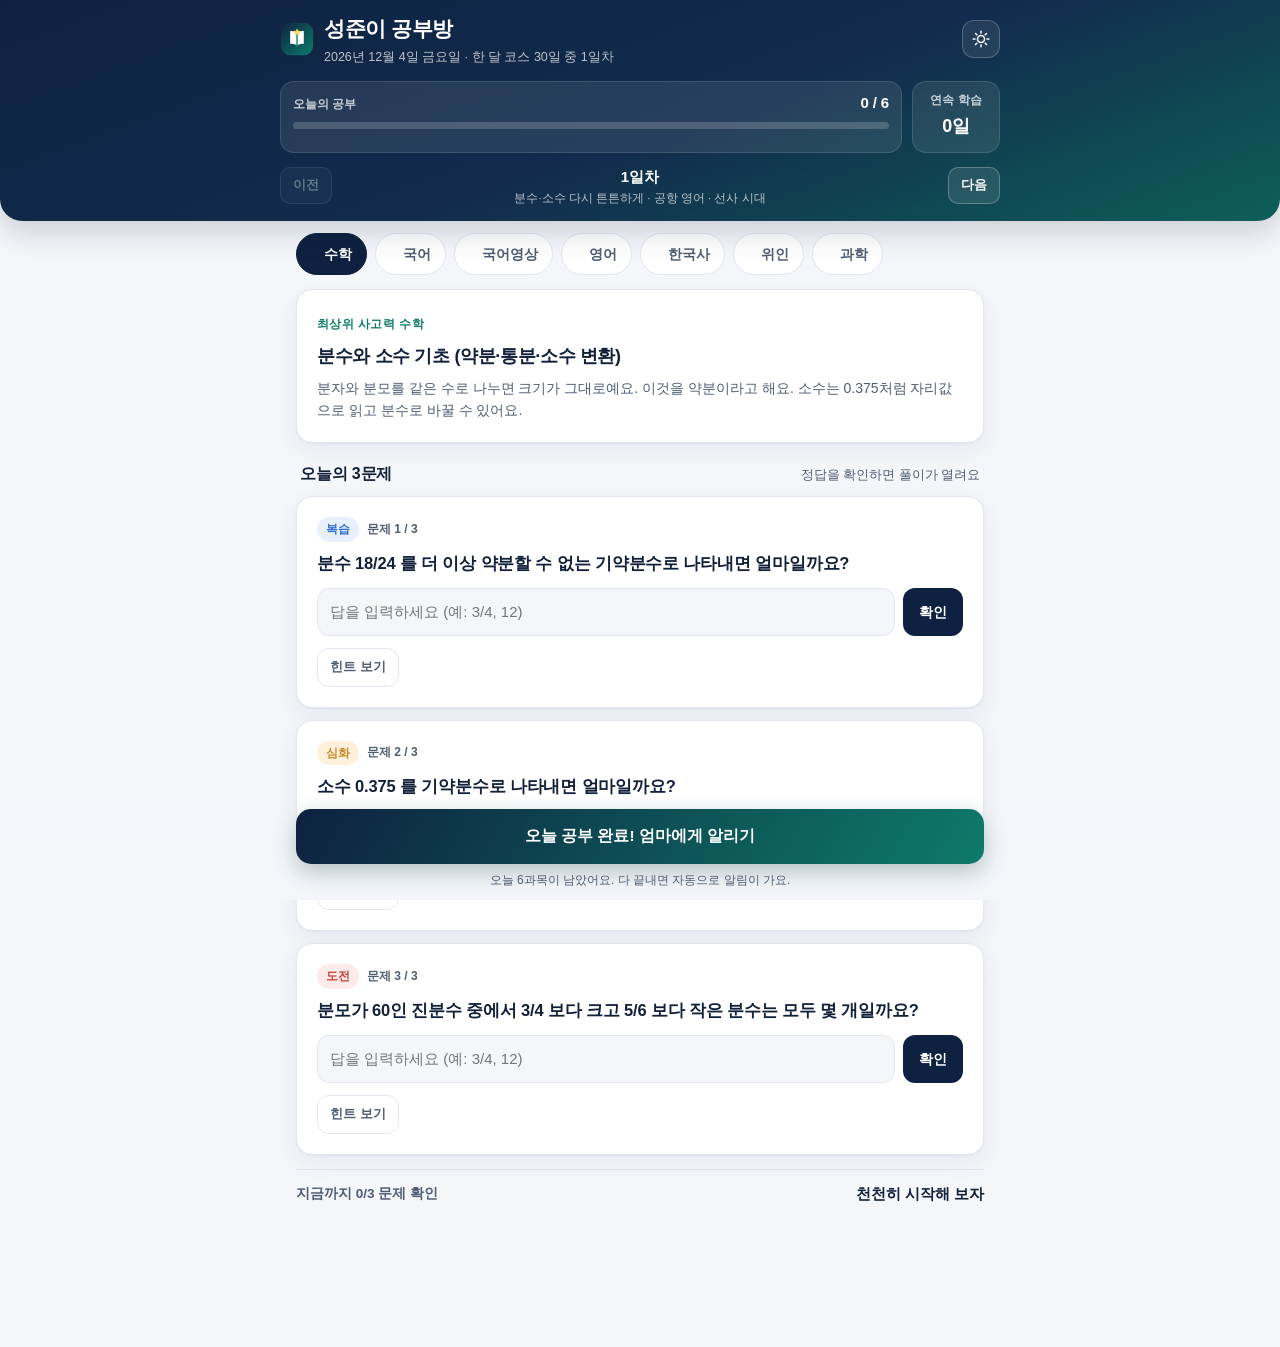
<file: sj1122-room/index.html>
<!DOCTYPE html>
<html lang="ko" data-theme="light">
<head>
<meta charset="utf-8">
<meta name="viewport" content="width=device-width, initial-scale=1, viewport-fit=cover">
<title>성준이 공부방</title>
<meta name="description" content="성준이의 겨울방학 한 달 공부방 - 수학, 국어, 영어, 한국사, 위인, 과학을 하루씩.">
<meta name="theme-color" content="#0e2140">
<link rel="manifest" href="./manifest.json">
<link rel="icon" href="./icon-192.png">
<link rel="apple-touch-icon" href="./apple-touch-icon.png">
<meta name="apple-mobile-web-app-capable" content="yes">
<meta name="mobile-web-app-capable" content="yes">
<meta name="apple-mobile-web-app-status-bar-style" content="default">
<meta name="apple-mobile-web-app-title" content="성준이 공부방">
<link rel="stylesheet" href="./styles.css">
</head>
<body>

<header class="top">
  <div class="top-row">
    <div class="brand">
      <span class="brand-mark" aria-hidden="true">
        <svg viewBox="0 0 40 40" width="34" height="34" fill="none">
          <rect x="1" y="1" width="38" height="38" rx="11" fill="#0e2140"/>
          <rect x="1" y="1" width="38" height="38" rx="11" fill="url(#g)"/>
          <path d="M20 12.5c-2.6-1.7-5.6-2-8-2v15c2.4 0 5.4.3 8 2 2.6-1.7 5.6-2 8-2v-15c-2.4 0-5.4.3-8 2Z" fill="#fff"/>
          <path d="M20 12.5v17" stroke="#0d7a69" stroke-width="1.6"/>
          <path d="M20 7.6l1.5 2.7 3 .4-2.2 2.1.5 3-2.8-1.5-2.8 1.5.5-3-2.2-2.1 3-.4L20 7.6Z" fill="#ffd666"/>
          <defs>
            <linearGradient id="g" x1="0" y1="0" x2="38" y2="38" gradientUnits="userSpaceOnUse">
              <stop stop-color="#0e2140"/><stop offset="1" stop-color="#0d7a69"/>
            </linearGradient>
          </defs>
        </svg>
      </span>
      <div class="brand-text">
        <h1>성준이 공부방</h1>
        <p id="todayText">—</p>
      </div>
    </div>
    <button id="themeBtn" class="icon-btn" aria-label="화면 밝기 바꾸기" title="화면 밝기 바꾸기">
      <svg viewBox="0 0 24 24" width="20" height="20" fill="none" stroke="currentColor" stroke-width="1.8" stroke-linecap="round">
        <circle cx="12" cy="12" r="4.2"/>
        <path d="M12 2.6v2.2M12 19.2v2.2M2.6 12h2.2M19.2 12h2.2M5.4 5.4l1.6 1.6M17 17l1.6 1.6M18.6 5.4L17 7M7 17l-1.6 1.6"/>
      </svg>
    </button>
  </div>

  <div class="stats">
    <div class="stat">
      <div class="stat-head">
        <span class="stat-label">오늘의 공부</span>
        <strong id="progText">0 / 6</strong>
      </div>
      <div class="bar" role="progressbar" aria-label="오늘의 공부 진행률" aria-valuemin="0" aria-valuemax="6" aria-valuenow="0">
        <i id="progBar"></i>
      </div>
    </div>
    <div class="stat stat-streak">
      <span class="stat-label">연속 학습</span>
      <strong id="streakText">0일</strong>
    </div>
  </div>

  <div class="dayswitch">
    <button id="prevDay" class="day-btn" aria-label="이전 일차">이전</button>
    <div class="day-current">
      <span id="dayNum">1일차</span>
      <span id="dayTheme" class="day-theme">—</span>
    </div>
    <button id="nextDay" class="day-btn" aria-label="다음 일차">다음</button>
  </div>
</header>

<nav id="tabs" class="tabs" aria-label="과목 선택"></nav>

<main id="view" class="view"></main>

<div class="actionbar">
  <button id="notifyBtn" class="notify-btn">오늘 공부 완료! 엄마에게 알리기</button>
  <p id="notifyHint" class="notify-hint">한 달 동안 하루도 빠지지 않고 이어가 보자.</p>
</div>

<div id="toast" class="toast" role="status" aria-live="polite"></div>

<script src="./data/day01.js"></script>
<script src="./data/day02.js"></script>
<script src="./data/day03.js"></script>
<script src="./data/day04.js"></script>
<script src="./data/day05.js"></script>
<script src="./data/day06.js"></script>
<script src="./data/day07.js"></script>
<script src="./data/day08.js"></script>
<script src="./data/day09.js"></script>
<script src="./data/day10.js"></script>
<script src="./data/day11.js"></script>
<script src="./data/day12.js"></script>
<script src="./data/day13.js"></script>
<script src="./data/day14.js"></script>
<script src="./data/day15.js"></script>
<script src="./data/day16.js"></script>
<script src="./data/day17.js"></script>
<script src="./data/day18.js"></script>
<script src="./data/day19.js"></script>
<script src="./data/day20.js"></script>
<script src="./data/day21.js"></script>
<script src="./data/day22.js"></script>
<script src="./data/day23.js"></script>
<script src="./data/day24.js"></script>
<script src="./data/day25.js"></script>
<script src="./data/day26.js"></script>
<script src="./data/day27.js"></script>
<script src="./data/day28.js"></script>
<script src="./data/day29.js"></script>
<script src="./data/day30.js"></script>
<script src="./data/shorts.js"></script>
<script src="./app.js"></script>
</body>
</html>
</file>
<file: sj1122-room/styles.css>
:root {
  --navy: #0e2140;
  --navy-2: #16294c;
  --ink: #12203a;
  --ink-soft: #4f5c72;
  --emerald: #0d7a69;
  --emerald-soft: #e6f4f1;
  --blue: #2f6fd0;
  --blue-soft: #e8f0fc;
  --gold: #c8892a;
  --line: #e2e7ef;
  --bg: #f4f6fa;
  --card: #ffffff;
  --shadow: 0 1px 2px rgba(16, 32, 58, .05), 0 8px 24px rgba(16, 32, 58, .06);
  --radius: 16px;
  --ok: #0d7a69;
  --warn: #c2402f;
}

html[data-theme="dark"] {
  --navy: #0a1526;
  --navy-2: #0f1e35;
  --ink: #e8eef7;
  --ink-soft: #a2b0c6;
  --emerald: #4fc3ae;
  --emerald-soft: #12312c;
  --blue: #7aa9f0;
  --blue-soft: #14243c;
  --gold: #e0b056;
  --line: #22314a;
  --bg: #0b1220;
  --card: #111c2e;
  --shadow: 0 1px 2px rgba(0, 0, 0, .3), 0 8px 24px rgba(0, 0, 0, .25);
  --ok: #4fc3ae;
  --warn: #f08a7a;
}

* { box-sizing: border-box; -webkit-tap-highlight-color: transparent; }

html, body { margin: 0; padding: 0; }

body {
  background: var(--bg);
  color: var(--ink);
  font-family: -apple-system, BlinkMacSystemFont, "Apple SD Gothic Neo", "Malgun Gothic", "Segoe UI", Roboto, "Noto Sans KR", sans-serif;
  font-size: 16px;
  line-height: 1.6;
  -webkit-text-size-adjust: 100%;
  padding-bottom: calc(120px + env(safe-area-inset-bottom));
  overflow-wrap: anywhere;
}

/* ---------- header ---------- */
.top {
  position: relative;
  z-index: 20;
  background: linear-gradient(160deg, var(--navy) 0%, #122c4d 55%, #0d5f58 100%);
  color: #fff;
  padding: calc(12px + env(safe-area-inset-top)) 16px 14px;
  border-radius: 0 0 22px 22px;
  box-shadow: 0 10px 30px rgba(10, 24, 46, .18);
}

.top-row { display: flex; align-items: center; justify-content: space-between; gap: 12px; }
.top-row, .stats, .dayswitch { width: 100%; max-width: 720px; margin-left: auto; margin-right: auto; }
.brand { display: flex; align-items: center; gap: 10px; min-width: 0; }
.brand-mark { display: inline-flex; flex: none; }
.brand-text h1 { margin: 0; font-size: 19px; font-weight: 800; letter-spacing: -.02em; }
.brand-text p { margin: 1px 0 0; font-size: 12.5px; color: rgba(255, 255, 255, .72); }

.icon-btn {
  flex: none;
  width: 38px; height: 38px;
  display: grid; place-items: center;
  border-radius: 12px;
  border: 1px solid rgba(255, 255, 255, .22);
  background: rgba(255, 255, 255, .08);
  color: #fff;
  cursor: pointer;
}
.icon-btn:active { background: rgba(255, 255, 255, .18); }

.stats { display: flex; gap: 10px; margin-top: 14px; align-items: stretch; }
.stat {
  flex: 1 1 auto;
  background: rgba(255, 255, 255, .09);
  border: 1px solid rgba(255, 255, 255, .12);
  border-radius: 14px;
  padding: 9px 12px 11px;
}
.stat-head { display: flex; align-items: baseline; justify-content: space-between; gap: 8px; }
.stat-label { font-size: 12px; color: rgba(255, 255, 255, .75); font-weight: 600; }
.stat strong { font-size: 15px; font-weight: 800; letter-spacing: -.01em; }
.stat-streak { flex: 0 0 88px; display: flex; flex-direction: column; justify-content: center; text-align: center; }
.stat-streak strong { font-size: 18px; margin-top: 2px; }

.bar { margin-top: 7px; height: 7px; border-radius: 99px; background: rgba(255, 255, 255, .18); overflow: hidden; }
.bar i { display: block; height: 100%; width: 0; border-radius: 99px; background: linear-gradient(90deg, #7ee0c9, #ffd666); transition: width .35s ease; }

.dayswitch { display: flex; align-items: center; gap: 8px; margin-top: 12px; }
.day-btn {
  flex: none;
  border: 1px solid rgba(255, 255, 255, .25);
  background: rgba(255, 255, 255, .1);
  color: #fff;
  font: inherit; font-size: 13px; font-weight: 700;
  padding: 7px 12px; border-radius: 10px; cursor: pointer;
}
.day-btn:disabled { opacity: .35; }
.day-current { flex: 1 1 auto; min-width: 0; text-align: center; }
.day-current #dayNum { display: block; font-size: 15px; font-weight: 800; }
.day-current .day-theme {
  display: block; font-size: 11.5px; color: rgba(255, 255, 255, .7);
  white-space: nowrap; overflow: hidden; text-overflow: ellipsis;
}

/* ---------- tabs ---------- */
.tabs {
  position: sticky; top: 0; z-index: 15;
  display: flex; gap: 8px;
  padding: 12px 16px 10px;
  max-width: 720px;
  margin: 0 auto;
  overflow-x: auto;
  background: var(--bg);
  scrollbar-width: none;
}
.tabs::-webkit-scrollbar { display: none; }
.tab {
  flex: none;
  display: inline-flex; align-items: center; gap: 6px;
  padding: 9px 14px;
  border-radius: 99px;
  border: 1px solid var(--line);
  background: var(--card);
  color: var(--ink-soft);
  font: inherit; font-size: 14px; font-weight: 700;
  cursor: pointer;
  white-space: nowrap;
}
.tab[aria-selected="true"] {
  background: var(--navy);
  border-color: var(--navy);
  color: #fff;
}
html[data-theme="dark"] .tab[aria-selected="true"] { background: var(--emerald); border-color: var(--emerald); color: #05221d; }
.tab .dot {
  width: 7px; height: 7px; border-radius: 99px;
  background: var(--emerald);
  opacity: 0;
}
.tab.done .dot { opacity: 1; }
.tab[aria-selected="true"] .dot { background: #ffd666; }
.tab .count { font-size: 11px; opacity: .75; font-weight: 700; }

/* ---------- cards ---------- */
.view { padding: 4px 16px 8px; max-width: 720px; margin: 0 auto; }

.card {
  background: var(--card);
  border: 1px solid var(--line);
  border-radius: var(--radius);
  box-shadow: var(--shadow);
  padding: 16px;
  margin-bottom: 12px;
}

.eyebrow {
  display: inline-flex; align-items: center; gap: 6px;
  font-size: 11.5px; font-weight: 800; letter-spacing: .04em;
  color: var(--emerald);
  text-transform: uppercase;
}
.topic-title { margin: 6px 0 4px; font-size: 18px; font-weight: 800; letter-spacing: -.02em; }
.lead { margin: 6px 0 0; color: var(--ink-soft); font-size: 14px; }

.section-head { display: flex; align-items: baseline; justify-content: space-between; gap: 10px; margin: 18px 4px 10px; }
.section-head h2 { margin: 0; font-size: 16px; font-weight: 800; letter-spacing: -.01em; }
.section-head span { font-size: 12.5px; color: var(--ink-soft); }

/* problem */
.problem { position: relative; }
.problem .p-head { display: flex; align-items: center; gap: 8px; margin-bottom: 8px; }
.level {
  font-size: 11.5px; font-weight: 800;
  padding: 3px 9px; border-radius: 99px;
  background: var(--blue-soft); color: var(--blue);
}
.level.심화 { background: #fdf1dc; color: var(--gold); }
.level.도전 { background: #fdeaea; color: var(--warn); }
html[data-theme="dark"] .level.심화 { background: #33281a; }
html[data-theme="dark"] .level.도전 { background: #37201d; }
.p-num { font-size: 12px; color: var(--ink-soft); font-weight: 700; }
.q { margin: 0 0 12px; font-size: 15.5px; font-weight: 600; letter-spacing: -.01em; }

.answer-row { display: flex; gap: 8px; }
.answer-row input {
  flex: 1 1 auto; min-width: 0;
  font: inherit; font-size: 15px;
  padding: 11px 12px;
  border-radius: 12px;
  border: 1.5px solid var(--line);
  background: var(--bg);
  color: var(--ink);
}
.answer-row input:focus { outline: none; border-color: var(--blue); background: var(--card); }
.btn {
  font: inherit; font-size: 14px; font-weight: 800;
  padding: 11px 15px;
  border-radius: 12px;
  border: 1px solid transparent;
  background: var(--navy);
  color: #fff;
  cursor: pointer;
  flex: none;
}
html[data-theme="dark"] .btn { background: var(--emerald); color: #05221d; }
.btn:active { transform: translateY(1px); }
.btn.ghost { background: transparent; border-color: var(--line); color: var(--ink-soft); }
.btn.small { padding: 8px 12px; font-size: 13px; }

.verdict { margin-top: 10px; font-size: 14px; font-weight: 800; }
.verdict.ok { color: var(--ok); }
.verdict.no { color: var(--warn); }
.solution {
  margin-top: 10px;
  padding: 12px 13px;
  border-radius: 12px;
  background: var(--emerald-soft);
  font-size: 14px;
  color: var(--ink);
}
html[data-theme="dark"] .solution { color: var(--ink); }
.solution b { display: block; font-size: 12px; letter-spacing: .03em; color: var(--emerald); margin-bottom: 4px; }
.hint-box {
  margin-top: 10px;
  padding: 11px 13px;
  border-radius: 12px;
  border: 1px dashed var(--line);
  background: var(--bg);
  font-size: 14px;
  color: var(--ink-soft);
}

/* english */
.sentence {
  display: flex; gap: 10px; align-items: flex-start;
  padding: 11px 0;
  border-top: 1px solid var(--line);
}
.sentence:first-of-type { border-top: none; }
.sentence .num {
  flex: none; width: 22px; height: 22px; margin-top: 2px;
  border-radius: 7px; background: var(--blue-soft); color: var(--blue);
  font-size: 11.5px; font-weight: 800; display: grid; place-items: center;
}
.sentence .body { flex: 1 1 auto; min-width: 0; }
.sentence .en { font-size: 15px; font-weight: 600; letter-spacing: -.005em; }
.sentence .ko { margin-top: 4px; font-size: 13.5px; color: var(--ink-soft); display: none; }
.sentence.open .ko { display: block; }
.sentence .tools { display: flex; gap: 6px; flex: none; }
.mini {
  border: 1px solid var(--line); background: var(--card); color: var(--ink-soft);
  border-radius: 9px; padding: 6px 9px; font: inherit; font-size: 12px; font-weight: 700; cursor: pointer;
}
.mini.on { background: var(--navy); color: #fff; border-color: var(--navy); }
html[data-theme="dark"] .mini.on { background: var(--emerald); color: #05221d; border-color: var(--emerald); }

.news-title { margin: 2px 0 0; font-size: 18px; font-weight: 800; letter-spacing: -.02em; line-height: 1.35; }
.news-meta { margin: 4px 0 10px; font-size: 12px; color: var(--ink-soft); font-weight: 600; letter-spacing: .04em; text-transform: uppercase; }

.words { display: flex; flex-wrap: wrap; gap: 7px; margin-top: 12px; }
.word {
  display: inline-flex; align-items: baseline; gap: 6px;
  padding: 6px 10px; border-radius: 99px;
  background: var(--blue-soft); font-size: 13px;
}
.word b { font-weight: 800; color: var(--blue); }
.word span { color: var(--ink-soft); }

/* quiz */
.quiz-q { margin-top: 14px; }
.quiz-q:first-child { margin-top: 4px; }
.quiz-prompt { font-size: 14.5px; font-weight: 700; margin: 0 0 8px; }
.choices { display: grid; gap: 7px; }
.choice {
  display: flex; align-items: flex-start; gap: 9px;
  text-align: left;
  padding: 10px 12px;
  border-radius: 11px;
  border: 1.5px solid var(--line);
  background: var(--card);
  color: var(--ink);
  font: inherit; font-size: 14px;
  cursor: pointer;
}
.choice .mark {
  flex: none; width: 19px; height: 19px; margin-top: 1px;
  border-radius: 99px; border: 1.5px solid var(--line);
  font-size: 11px; font-weight: 800; display: grid; place-items: center; color: var(--ink-soft);
}
.choice.correct { border-color: var(--ok); background: var(--emerald-soft); }
.choice.correct .mark { background: var(--ok); border-color: var(--ok); color: #fff; }
.choice.wrong { border-color: var(--warn); background: #fdeceb; }
.choice.wrong .mark { background: var(--warn); border-color: var(--warn); color: #fff; }
html[data-theme="dark"] .choice.wrong { background: #37201d; }
.choice:disabled { cursor: default; }
.explain {
  margin-top: 9px; padding: 10px 12px; border-radius: 11px;
  background: var(--bg); font-size: 13.5px; color: var(--ink-soft);
}
.explain b { color: var(--emerald); }

/* history links */
.links { display: flex; gap: 8px; flex-wrap: wrap; margin-top: 12px; }
.link-btn {
  display: inline-flex; align-items: center; gap: 7px;
  text-decoration: none;
  padding: 10px 13px; border-radius: 12px;
  border: 1px solid var(--line);
  background: var(--card); color: var(--ink);
  font-size: 13.5px; font-weight: 700;
}
.link-btn.primary { background: var(--emerald); border-color: var(--emerald); color: #fff; }
html[data-theme="dark"] .link-btn.primary { color: #05221d; }
.points { margin: 12px 0 0; padding-left: 18px; }
.points li { margin: 6px 0; font-size: 14px; color: var(--ink-soft); }

.score-row { display: flex; align-items: center; justify-content: space-between; gap: 10px; margin-top: 14px; padding-top: 12px; border-top: 1px solid var(--line); font-size: 13.5px; color: var(--ink-soft); font-weight: 700; }
.score-row b { color: var(--ink); font-size: 15px; }

/* person / science */
.person-head { display: flex; align-items: center; gap: 12px; }
.person-badge {
  flex: none; width: 52px; height: 52px; border-radius: 16px;
  display: grid; place-items: center;
  background: linear-gradient(150deg, var(--navy), var(--emerald));
  color: #fff; font-size: 20px; font-weight: 800;
}
.person-name { margin: 0; font-size: 19px; font-weight: 800; letter-spacing: -.02em; }
.person-meta { margin: 2px 0 0; font-size: 12.5px; color: var(--ink-soft); font-weight: 600; }
.facts { margin: 14px 0 0; padding-left: 18px; }
.facts li { margin: 7px 0; font-size: 14px; }
.body-text { margin: 12px 0 0; font-size: 14.5px; line-height: 1.75; white-space: pre-line; }
.verse-line { margin: 0 0 10px; font-size: 15px; line-height: 1.95; letter-spacing: -.005em; white-space: pre-line; }
.verse-line:first-of-type { margin-top: 12px; }
.verse-line:last-of-type { margin-bottom: 2px; }

.done-flag {
  display: inline-flex; align-items: center; gap: 6px;
  margin-top: 14px;
  font-size: 12.5px; font-weight: 800; color: var(--ok);
}

/* ---------- 김주혜 국어 쇼츠 (하루 1편) ---------- */
.shorts-card { padding-bottom: 18px; }
.shorts-head { display: flex; align-items: baseline; justify-content: space-between; gap: 10px; }
.shorts-count { flex: none; font-size: 12px; font-weight: 800; color: var(--ink-soft); }
.shorts-title { margin: 8px 0 0; font-size: 17px; font-weight: 800; letter-spacing: -.02em; line-height: 1.4; }
.shorts-kicker { margin: 4px 0 0; font-size: 12.5px; font-weight: 700; color: var(--emerald); }

.shorts-frame {
  position: relative;
  margin: 14px auto 0;
  width: min(100%, 330px);
  aspect-ratio: 9 / 16;
  border-radius: 18px;
  overflow: hidden;
  background: #0b1220;
  box-shadow: 0 10px 26px rgba(10, 24, 46, .22);
  cursor: pointer;
  -webkit-tap-highlight-color: transparent;
}
.shorts-frame:active { transform: scale(.995); }
.shorts-frame img { position: absolute; inset: 0; width: 100%; height: 100%; object-fit: cover; }
.shorts-frame iframe { position: absolute; inset: 0; width: 100%; height: 100%; border: 0; }
.shorts-frame.is-playing { cursor: default; }
.shorts-frame.is-playing:active { transform: none; }
.shorts-play {
  position: absolute; left: 50%; top: 50%; transform: translate(-50%, -50%);
  width: 60px; height: 60px; border-radius: 99px;
  display: grid; place-items: center;
  background: rgba(226, 44, 44, .94); color: #fff;
  box-shadow: 0 8px 20px rgba(0, 0, 0, .38);
  padding-left: 3px;
}
.shorts-tag {
  position: absolute; left: 10px; top: 10px;
  font-size: 10.5px; font-weight: 800; letter-spacing: .06em;
  padding: 3px 8px; border-radius: 99px;
  background: rgba(0, 0, 0, .58); color: #fff;
}

.shorts-actions { display: flex; gap: 8px; margin-top: 14px; }
.shorts-actions .btn, .shorts-actions .link-btn { flex: 1 1 0; justify-content: center; min-width: 0; padding-left: 10px; padding-right: 10px; }
.btn.done-btn { background: var(--emerald); }
html[data-theme="dark"] .btn.done-btn { color: #05221d; }
.btn[disabled] { opacity: .6; cursor: default; }

.shorts-meta { display: flex; align-items: center; justify-content: space-between; gap: 8px; margin-top: 14px; font-size: 12.5px; color: var(--ink-soft); font-weight: 700; }
.shorts-bar { margin-top: 7px; height: 6px; border-radius: 99px; background: var(--line); overflow: hidden; }
.shorts-bar i { display: block; height: 100%; width: 0; border-radius: 99px; transition: width .35s ease; }

.shorts-rows { padding-top: 6px; padding-bottom: 6px; }
.shorts-row {
  display: flex; align-items: center; gap: 10px; width: 100%;
  padding: 9px 0; text-align: left;
  border: 0; border-top: 1px solid var(--line);
  background: transparent; color: var(--ink); font: inherit; cursor: pointer;
}
.shorts-row:first-child { border-top: none; }
.shorts-row img { flex: none; width: 44px; height: 59px; object-fit: cover; border-radius: 9px; background: #0b1220; }
.shorts-row .r-num { flex: none; width: 24px; text-align: center; font-size: 11.5px; font-weight: 800; color: var(--ink-soft); }
.shorts-row .r-body { flex: 1 1 auto; min-width: 0; }
.shorts-row .r-title { display: -webkit-box; -webkit-line-clamp: 2; -webkit-box-orient: vertical; overflow: hidden; font-size: 13.5px; font-weight: 700; line-height: 1.4; }
.shorts-row .r-date { display: block; margin-top: 2px; font-size: 11.5px; color: var(--ink-soft); }
.shorts-note { margin: 12px 2px 4px; font-size: 12px; color: var(--ink-soft); }

@media (min-width: 600px) {
  .shorts-frame { width: 330px; }
}

/* action bar */
.actionbar {
  position: fixed; left: 0; right: 0; bottom: 0; z-index: 30;
  padding: 10px 16px calc(10px + env(safe-area-inset-bottom));
  background: linear-gradient(to top, var(--bg) 62%, rgba(0, 0, 0, 0));
}
.notify-btn {
  width: 100%; max-width: 688px; margin: 0 auto; display: block;
  padding: 15px 16px;
  border: none; border-radius: 15px;
  background: linear-gradient(120deg, #0e2140, #0d7a69);
  color: #fff; font: inherit; font-size: 15.5px; font-weight: 800;
  box-shadow: 0 8px 22px rgba(13, 60, 70, .28);
  cursor: pointer;
}
.notify-btn:active { transform: translateY(1px); }
.notify-btn.sent { background: linear-gradient(120deg, #0d7a69, #12876f); }
.notify-hint { max-width: 688px; margin: 7px auto 0; text-align: center; font-size: 12px; color: var(--ink-soft); }

.toast {
  position: fixed; left: 50%; bottom: calc(120px + env(safe-area-inset-bottom));
  transform: translate(-50%, 12px);
  background: #12203a; color: #fff;
  padding: 11px 16px; border-radius: 12px;
  font-size: 13.5px; font-weight: 700;
  box-shadow: 0 10px 26px rgba(0, 0, 0, .25);
  opacity: 0; pointer-events: none;
  transition: opacity .22s ease, transform .22s ease;
  max-width: calc(100vw - 40px);
  text-align: center;
  z-index: 60;
}
.toast.show { opacity: 1; transform: translate(-50%, 0); }

@media (min-width: 600px) {
  .brand-text h1 { font-size: 21px; }
  .card { padding: 20px; }
  .q { font-size: 16.5px; }
}
</file>
